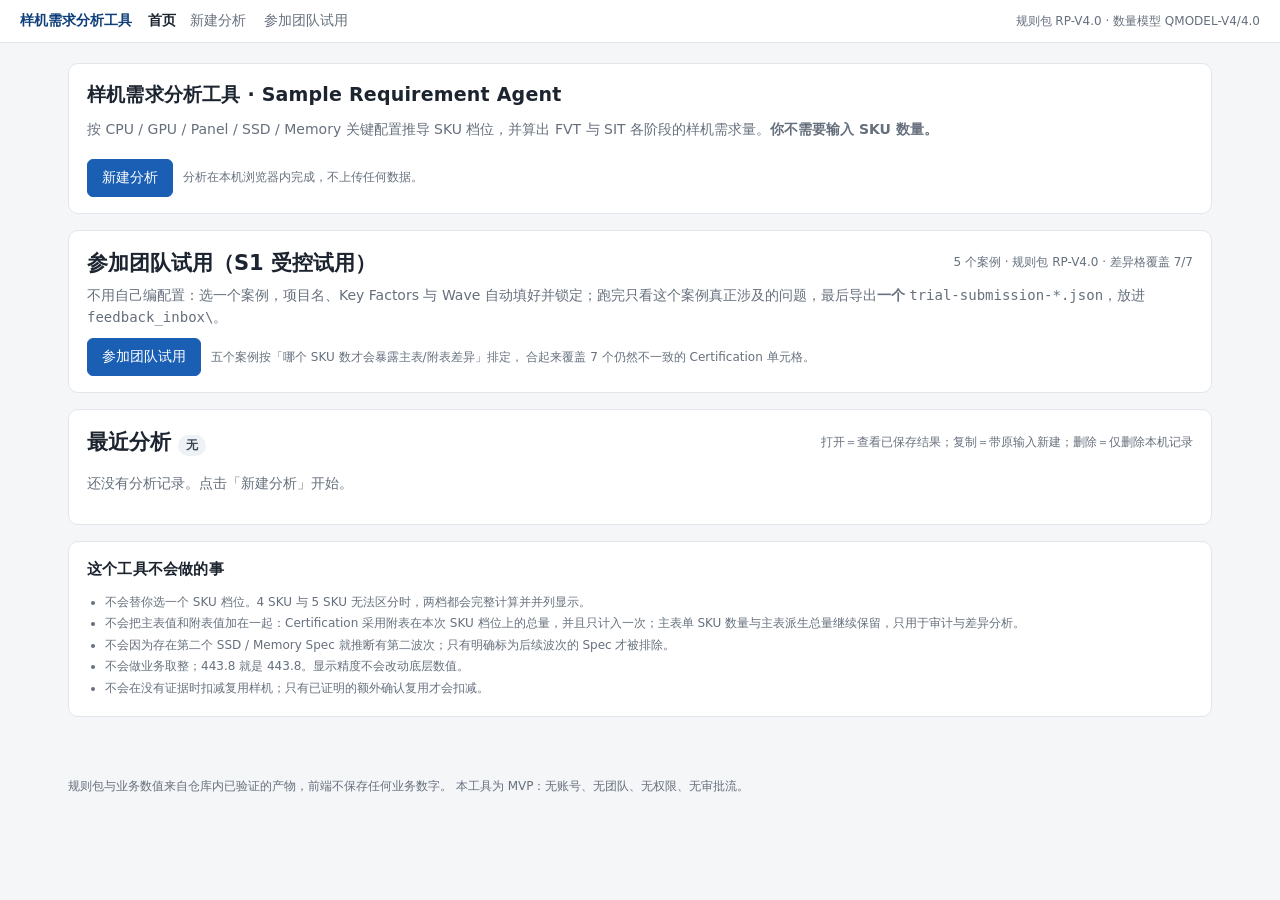
<file: web/index.html>
<!doctype html>
<html lang="zh-CN">
<head>
<meta charset="utf-8">
<meta name="viewport" content="width=device-width,initial-scale=1">
<title>样机需求分析工具 · Sample Requirement Agent</title>
<link rel="stylesheet" href="assets/app.css">
</head>
<body data-page="home">
<header class="top">
  <span class="logo">样机需求分析工具</span>
  <nav><a href="index.html" class="on">首页</a><a href="new.html">新建分析</a>
    <a href="trial.html">参加团队试用</a></nav>
  <span style="flex:1"></span>
  <span class="small muted" id="pack"></span>
</header>

<main>
  <div class="card">
    <h2 style="font-size:19px">样机需求分析工具 · Sample Requirement Agent</h2>
    <p class="tagline">按 CPU / GPU / Panel / SSD / Memory 关键配置推导 SKU 档位，并算出 FVT 与 SIT
      各阶段的样机需求量。<b>你不需要输入 SKU 数量。</b></p>
    <div class="row">
      <a href="new.html"><button class="primary">新建分析</button></a>
      <span class="small muted">分析在本机浏览器内完成，不上传任何数据。</span>
    </div>
    <div class="note warn small" id="store-warn" hidden>
      本机浏览器存储不可用，历史记录无法保存；分析结果仍然可以计算并导出 JSON / CSV。
    </div>
  </div>

  <div class="card" id="trial-card">
    <div class="row spread">
      <h2 style="margin:0">参加团队试用（S1 受控试用）</h2>
      <span class="small muted" id="trial-meta"></span>
    </div>
    <p class="tagline" style="margin:6px 0 10px">不用自己编配置：选一个案例，项目名、Key Factors
      与 Wave 自动填好并锁定；跑完只看这个案例真正涉及的问题，最后导出<b>一个</b>
      <code>trial-submission-*.json</code>，放进 <code>feedback_inbox\</code>。</p>
    <div class="row">
      <a href="trial.html"><button class="primary">参加团队试用</button></a>
      <span class="small muted">五个案例按「哪个 SKU 数才会暴露主表/附表差异」排定，
        合起来覆盖 7 个仍然不一致的 Certification 单元格。</span>
    </div>
  </div>

  <div class="card">
    <div class="row spread">
      <h2 style="margin:0">最近分析 <span class="chip" id="count">无</span></h2>
      <span class="small muted">打开＝查看已保存结果；复制＝带原输入新建；删除＝仅删除本机记录</span>
    </div>
    <div id="recent" style="margin-top:10px"></div>
  </div>

  <div class="card">
    <h2>这个工具不会做的事</h2>
    <ul class="small muted" style="margin:0;padding-left:18px;line-height:1.8">
      <li>不会替你选一个 SKU 档位。4 SKU 与 5 SKU 无法区分时，两档都会完整计算并并列显示。</li>
      <li>不会把主表值和附表值加在一起：Certification 采用附表在本次 SKU 档位上的总量，并且只计入一次；主表单 SKU 数量与主表派生总量继续保留，只用于审计与差异分析。</li>
      <li>不会因为存在第二个 SSD / Memory Spec 就推断有第二波次；只有明确标为后续波次的 Spec 才被排除。</li>
      <li>不会做业务取整；443.8 就是 443.8。显示精度不会改动底层数值。</li>
      <li>不会在没有证据时扣减复用样机；只有已证明的额外确认复用才会扣减。</li>
    </ul>
  </div>
</main>
<footer class="foot">
  规则包与业务数值来自仓库内已验证的产物，前端不保存任何业务数字。
  本工具为 MVP：无账号、无团队、无权限、无审批流。
</footer>
<script src="assets/rulepack.js"></script>
<script src="assets/core.js"></script>
<script src="assets/store.js"></script>
<script src="assets/trialkit.js"></script>
<script>document.getElementById("pack").textContent =
  "规则包 " + RULEPACK.pack_version + " · 数量模型 " + RULEPACK.quantity_model_version;
addEventListener("DOMContentLoaded", function(){
  // home() lives in app.js; app.js is loaded after so the boot listener registers first
});</script>
<script src="assets/app.js"></script>
</body>
</html>
</file>
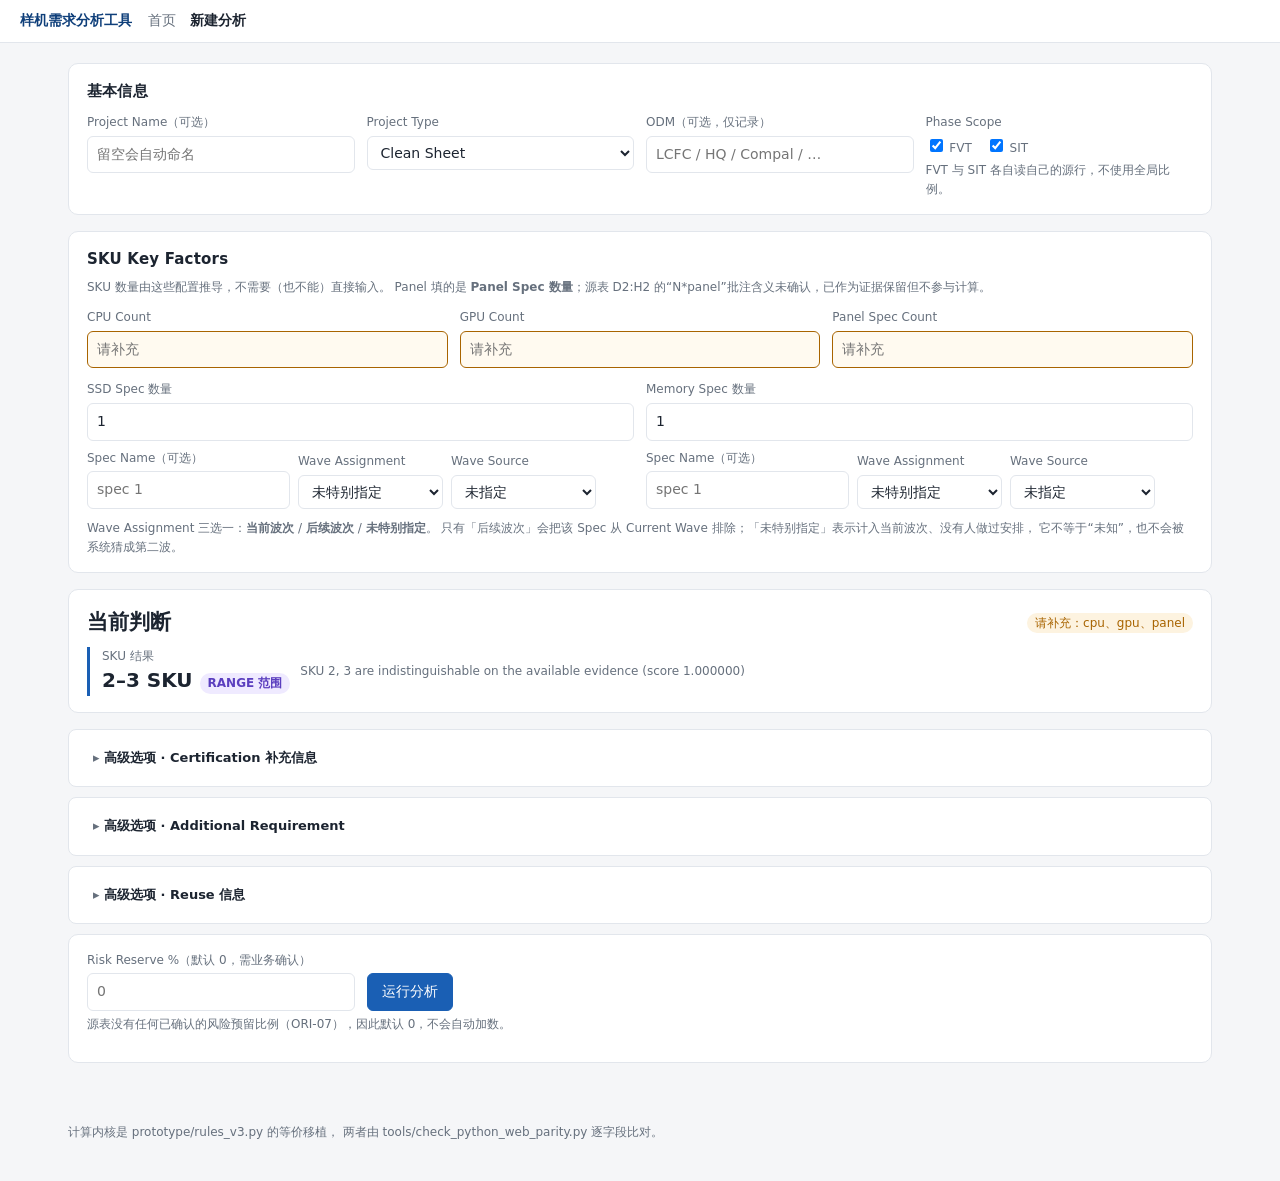
<file: web/new.html>
<!doctype html>
<html lang="zh-CN">
<head>
<meta charset="utf-8">
<meta name="viewport" content="width=device-width,initial-scale=1">
<title>新建分析 · 样机需求分析工具</title>
<link rel="stylesheet" href="assets/app.css">
</head>
<body data-page="new">
<header class="top">
  <span class="logo">样机需求分析工具</span>
  <nav><a href="index.html">首页</a><a href="new.html" class="on">新建分析</a></nav>
</header>

<main>
  <div class="note" id="from-note" hidden>
    本页已带入一条历史分析的输入。修改后运行会另存为新的分析，原记录不变。
  </div>

  <div class="card">
    <h2>基本信息</h2>
    <div class="grid g4">
      <div><label>Project Name（可选）</label><input type="text" id="project_name"
        placeholder="留空会自动命名"></div>
      <div><label>Project Type</label><select id="project_type">
        <option value="CLEAN_SHEET">Clean Sheet</option>
        <option value="EXISTING_PLAN">Existing Plan</option>
        <option value="OTHER">Other</option></select></div>
      <div><label>ODM（可选，仅记录）</label><input type="text" id="odm"
        placeholder="LCFC / HQ / Compal / …"></div>
      <div><label>Phase Scope</label>
        <div class="row small" style="gap:14px">
          <label style="margin:0"><input type="checkbox" data-phase="FVT" checked> FVT</label>
          <label style="margin:0"><input type="checkbox" data-phase="SIT" checked> SIT</label>
        </div>
        <div class="hint">FVT 与 SIT 各自读自己的源行，不使用全局比例。</div>
      </div>
    </div>
  </div>

  <div class="card">
    <h2>SKU Key Factors</h2>
    <p class="hint" style="margin-top:-4px">SKU 数量由这些配置推导，不需要（也不能）直接输入。
      Panel 填的是 <b>Panel Spec 数量</b>；源表 D2:H2 的“N*panel”批注含义未确认，已作为证据保留但不参与计算。</p>
    <div class="grid g3">
      <div><label>CPU Count</label><input type="number" id="cpu" min="0" step="1"
          placeholder="请补充"></div>
      <div><label>GPU Count</label><input type="number" id="gpu" min="0" step="1"
          placeholder="请补充"></div>
      <div><label>Panel Spec Count</label><input type="number" id="panel" min="0" step="1"
          placeholder="请补充"></div>
    </div>
    <div class="grid g2" style="margin-top:12px">
      <div>
        <label>SSD Spec 数量</label><input type="number" id="ssd-count" min="0" max="8" step="1" value="1">
        <div id="ssd-specs" style="margin-top:8px"></div>
      </div>
      <div>
        <label>Memory Spec 数量</label><input type="number" id="mem-count" min="0" max="8" step="1" value="1">
        <div id="mem-specs" style="margin-top:8px"></div>
      </div>
    </div>
    <div class="hint">Wave Assignment 三选一：<b>当前波次</b> / <b>后续波次</b> / <b>未特别指定</b>。
      只有「后续波次」会把该 Spec 从 Current Wave 排除；「未特别指定」表示计入当前波次、没有人做过安排，
      它不等于“未知”，也不会被系统猜成第二波。</div>
  </div>

  <div class="card">
    <div class="row spread"><h2 style="margin:0">当前判断</h2><span id="pv-missing"></span></div>
    <div class="row" style="margin-top:8px">
      <div class="kpi"><div class="lab">SKU 结果</div>
        <div class="mid"><span id="pv-sku">—</span> <span id="pv-chip"></span></div></div>
      <div class="small muted" id="pv-why" style="max-width:640px"></div>
    </div>
  </div>

  <details class="adv"><summary>高级选项 · Certification 补充信息</summary><div class="body">
    <div id="cert-preview"><p class="muted small">填写关键配置后显示系统采用值。</p></div>
    <div style="margin-top:8px"><label>本次采用值的说明（只作用于本次分析）</label>
      <input type="text" id="ovr_reason" placeholder="例如：本项目 RF 只用一个 source"></div>
  </div></details>

  <details class="adv"><summary>高级选项 · Additional Requirement</summary><div class="body">
    <p class="hint" style="margin-top:-2px">用户额外提出的需求。UNIT 会计入合计；PCBA 永不与台数相加，
      也不会产生风险预留。</p>
    <div id="extra-rows"></div>
    <button class="small" id="add-extra" style="margin-top:6px">+ 增加一行</button>
  </div></details>

  <details class="adv"><summary>高级选项 · Reuse 信息</summary><div class="body">
    <p class="hint" style="margin-top:-2px">四种状态：已含在基准内 / 额外且已确认 / 潜在 / 重叠未知。
      只有「额外且已确认」并且已证明不在基准内含共享中的 UNIT 数量才会扣减，其余一律只展示。</p>
    <div id="reuse-rows"></div>
    <button class="small" id="add-reuse" style="margin-top:6px">+ 增加一行</button>
  </div></details>

  <div class="card">
    <div class="grid g4">
      <div><label>Risk Reserve %（默认 0，需业务确认）</label>
        <input type="number" id="risk" min="0" max="100" step="0.1" placeholder="0"></div>
      <div style="align-self:end"><button class="primary" id="run">运行分析</button></div>
    </div>
    <p class="hint">源表没有任何已确认的风险预留比例（ORI-07），因此默认 0，不会自动加数。</p>
  </div>
</main>
<footer class="foot">计算内核是 prototype/rules_v3.py 的等价移植，
  两者由 tools/check_python_web_parity.py 逐字段比对。</footer>
<script src="assets/rulepack.js"></script>
<script src="assets/core.js"></script>
<script src="assets/store.js"></script>
<script src="assets/app.js"></script>
</body>
</html>
</file>
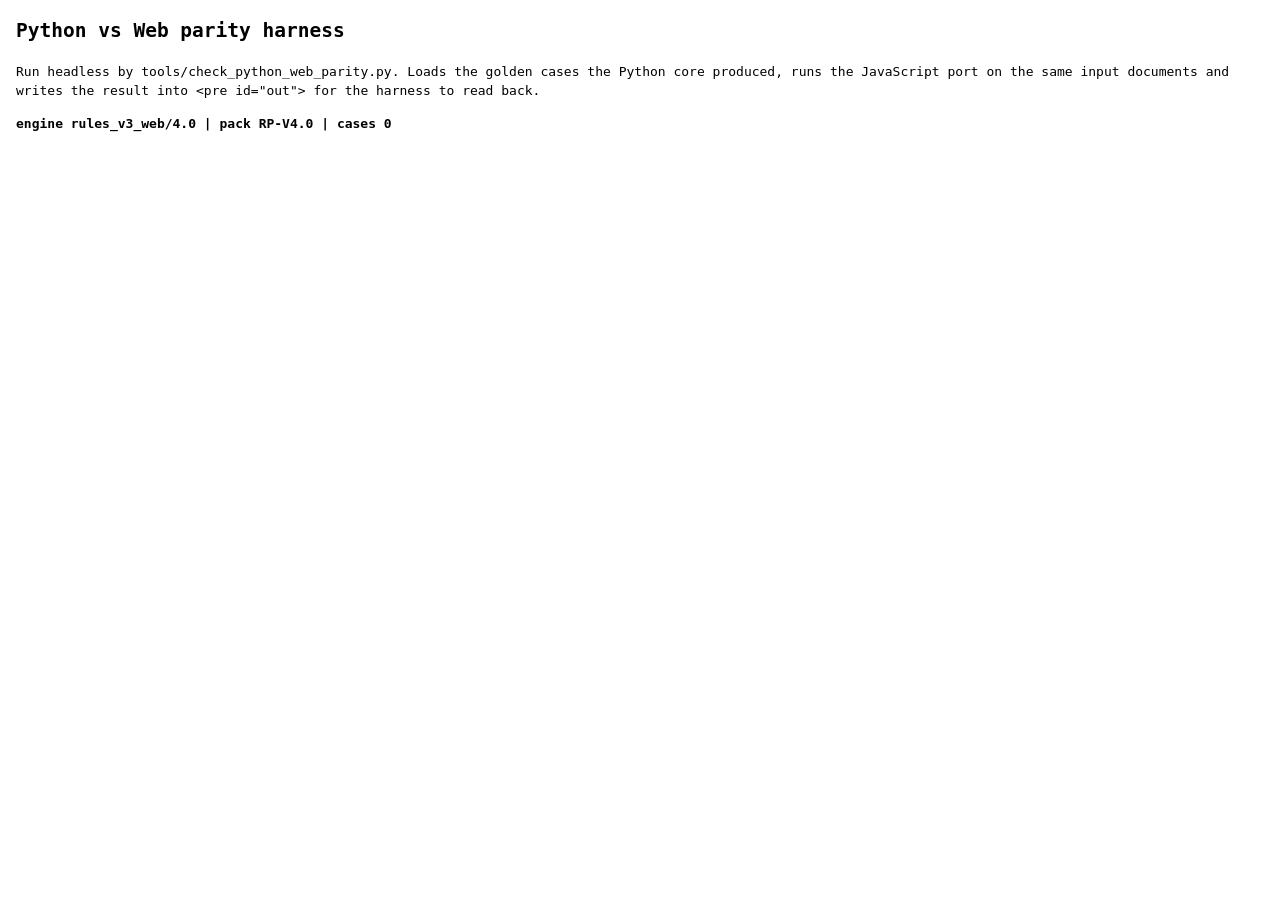
<file: web/parity.html>
﻿<!doctype html>
<html lang="zh-CN">
<head>
<meta charset="utf-8">
<title>Python vs Web parity harness</title>
<style>body{font:13px/1.5 Consolas,monospace;margin:16px}td{padding:2px 10px;border-bottom:1px solid #ddd}
.ok{color:#0a7d38}.bad{color:#b00020}#summary{font-weight:700;margin:10px 0}</style>
</head>
<body>
<h2>Python vs Web parity harness</h2>
<p>Run headless by <code>tools/check_python_web_parity.py</code>. Loads the golden cases the
Python core produced, runs the JavaScript port on the same input documents and writes the
result into <code>&lt;pre id="out"&gt;</code> for the harness to read back.</p>
<div id="summary">running鈥?/div>
<div id="out">pending</div>
<script src="assets/rulepack.js"></script>
<script src="assets/core.js"></script>
<script>
(function () {
  var cases = window.__PARITY_CASES__ || [];
  var out = [];
  for (var i = 0; i < cases.length; i++) {
    var c = cases[i];
    try {
      var inp = NRE.fromDocument(c.document);
      var res = NRE.analyse(inp);
      out.push({ id: c.id, note: c.note || "", payload: NRE.serialise(res, c.id, 2),
                 input_snapshot: NRE.inputSnapshot(inp) });
    } catch (e) {
      out.push({ id: c.id, note: c.note || "", error: String(e && e.message || e) });
    }
  }
  var payload = { engine: NRE.ENGINE_NAME + "/" + NRE.ENGINE_VERSION,
                  pack: window.RULEPACK.pack_version, cases: out };
  document.getElementById("summary").textContent =
    "engine " + payload.engine + " | pack " + payload.pack + " | cases " + out.length;
  // JSON.parse(JSON.stringify(...)) drops undefined, exactly what the comparator expects
  document.getElementById("out").textContent = "@@PARITY@@" + JSON.stringify(payload);
})();
</script>
</body>
</html>
</file>
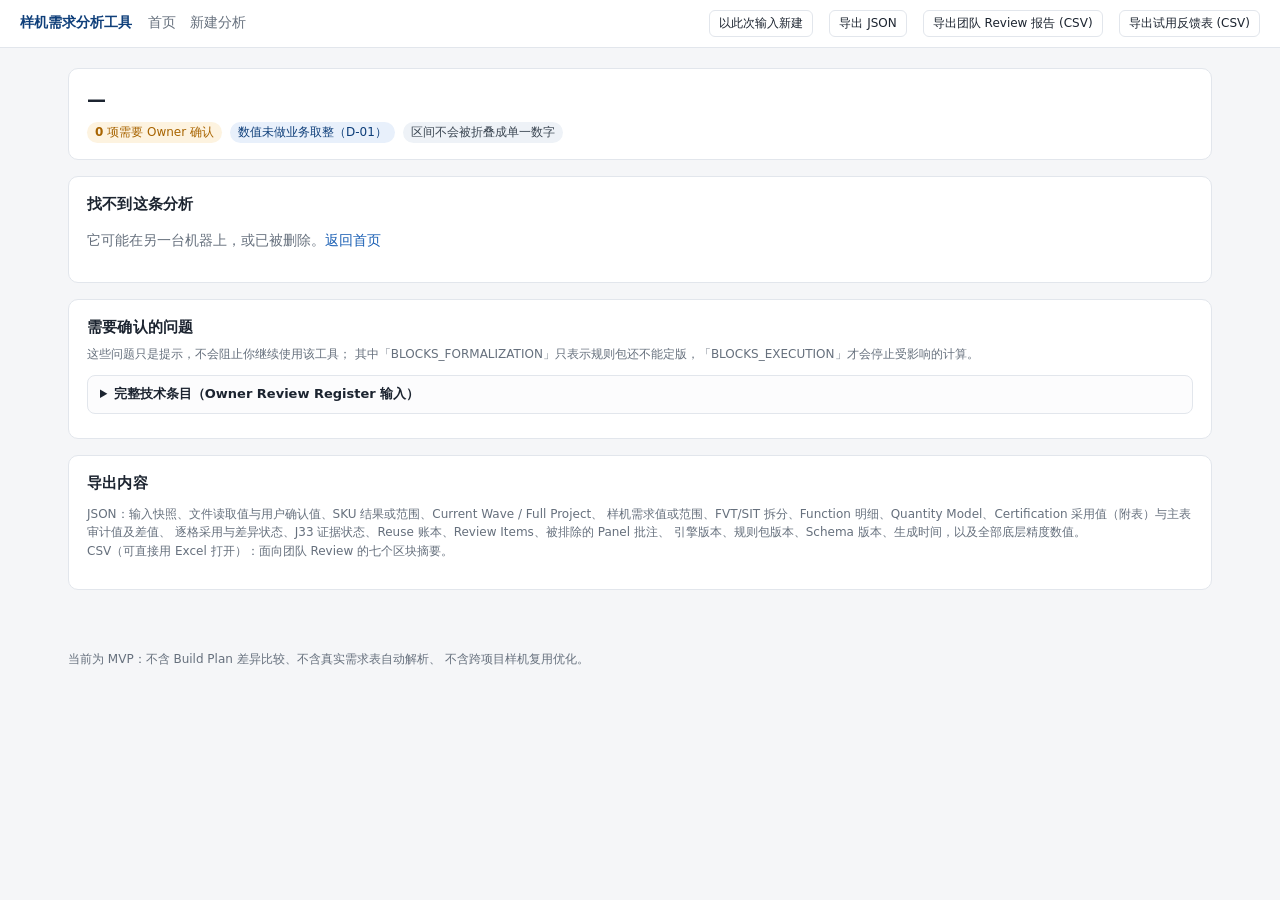
<file: web/result.html>
<!doctype html>
<html lang="zh-CN">
<head>
<meta charset="utf-8">
<meta name="viewport" content="width=device-width,initial-scale=1">
<title>分析结果 · 样机需求分析工具</title>
<link rel="stylesheet" href="assets/app.css">
</head>
<body data-page="result">
<header class="top">
  <span class="logo">样机需求分析工具</span>
  <nav><a href="index.html">首页</a><a href="new.html">新建分析</a></nav>
  <span style="flex:1"></span>
  <button class="small" id="r-reopen">以此次输入新建</button>
  <button class="small" id="r-json">导出 JSON</button>
  <button class="small" id="r-csv">导出团队 Review 报告 (CSV)</button>
        <button class="small" id="r-feedback">导出试用反馈表 (CSV)</button>
</header>

<main>
  <div class="card">
    <div class="row spread">
      <h2 style="margin:0;font-size:19px" id="r-name">—</h2>
      <span id="r-meta" class="small muted"></span>
    </div>
    <div class="status-line">
      <span class="chip warn"><b id="r-open-count">0</b> 项需要 Owner 确认</span>
      <span class="chip info">数值未做业务取整（D-01）</span>
      <span class="chip">区间不会被折叠成单一数字</span>
    </div>
  </div>

  <div id="r-main"></div>

  <div class="card">
    <h2>需要确认的问题</h2>
    <p class="hint" style="margin-top:-4px">这些问题只是提示，不会阻止你继续使用该工具；
      其中「BLOCKS_FORMALIZATION」只表示规则包还不能定版，「BLOCKS_EXECUTION」才会停止受影响的计算。</p>
    <div id="r-open"></div>
    <details><summary>完整技术条目（Owner Review Register 输入）</summary>
      <pre class="mono small" id="r-open-full" style="max-height:360px;overflow:auto"></pre>
    </details>
  </div>

  <div class="card">
    <h2>导出内容</h2>
    <p class="small muted" style="margin-top:0">
      JSON：输入快照、文件读取值与用户确认值、SKU 结果或范围、Current Wave / Full Project、
      样机需求值或范围、FVT/SIT 拆分、Function 明细、Quantity Model、Certification 采用值（附表）与主表审计值及差值、
      逐格采用与差异状态、J33 证据状态、Reuse 账本、Review Items、被排除的 Panel 批注、
      引擎版本、规则包版本、Schema 版本、生成时间，以及全部底层精度数值。<br>
      CSV（可直接用 Excel 打开）：面向团队 Review 的七个区块摘要。</p>
  </div>
</main>
<footer class="foot">当前为 MVP：不含 Build Plan 差异比较、不含真实需求表自动解析、
  不含跨项目样机复用优化。</footer>
<script src="assets/rulepack.js"></script>
<script src="assets/core.js"></script>
<script src="assets/store.js"></script>
<script src="assets/app.js"></script>
</body>
</html>
</file>
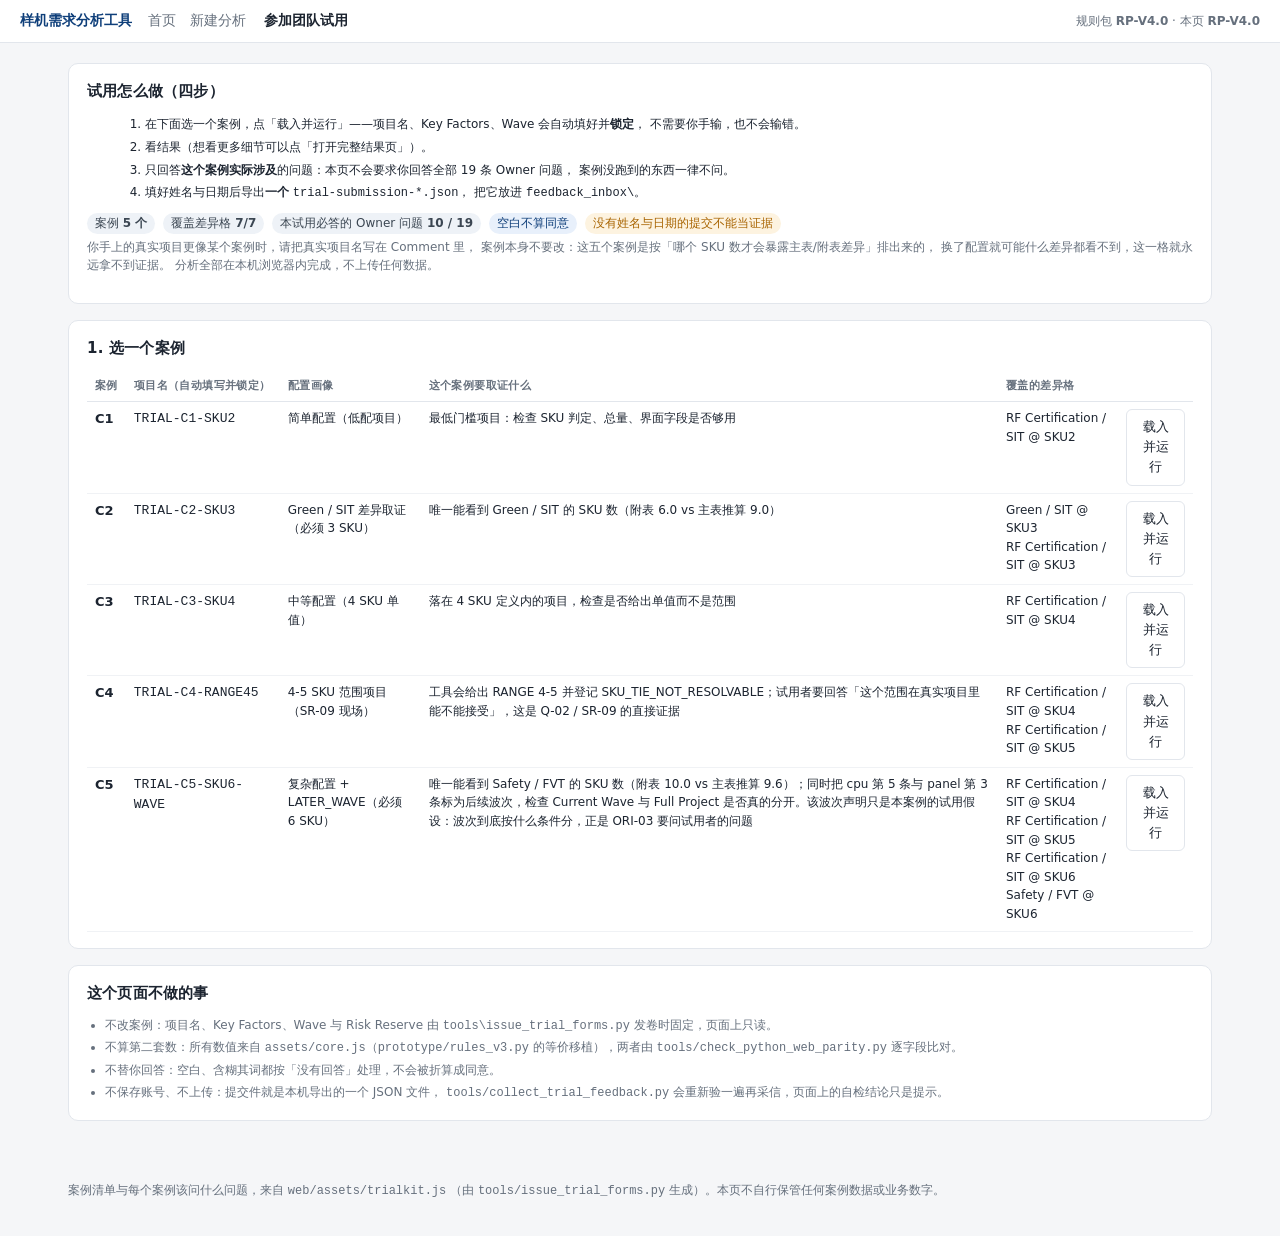
<file: web/trial.html>
<!doctype html>
<html lang="zh-CN">
<head>
<meta charset="utf-8">
<meta name="viewport" content="width=device-width,initial-scale=1">
<title>参加团队试用 · 样机需求分析工具</title>
<link rel="stylesheet" href="assets/app.css">
</head>
<body data-page="trial">
<header class="top">
  <span class="logo">样机需求分析工具</span>
  <nav><a href="index.html">首页</a><a href="new.html">新建分析</a>
    <a href="trial.html" class="on">参加团队试用</a></nav>
  <span style="flex:1"></span>
  <span class="small muted">规则包 <b id="roster-pack">—</b> · 本页 <b id="live-pack">—</b></span>
</header>

<main>
  <div class="card">
    <h2>试用怎么做（四步）</h2>
    <ol class="small" style="margin:0 0 8px 18px;line-height:1.9">
      <li>在下面选一个案例，点「载入并运行」——项目名、Key Factors、Wave 会自动填好并<b>锁定</b>，
        不需要你手输，也不会输错。</li>
      <li>看结果（想看更多细节可以点「打开完整结果页」）。</li>
      <li>只回答<b>这个案例实际涉及</b>的问题：本页不会要求你回答全部 19 条 Owner 问题，
        案例没跑到的东西一律不问。</li>
      <li>填好姓名与日期后导出<b>一个</b> <code>trial-submission-*.json</code>，
        把它放进 <code>feedback_inbox\</code>。</li>
    </ol>
    <div class="status-line">
      <span class="chip">案例 <b id="case-count">—</b></span>
      <span class="chip">覆盖差异格 <b id="cell-count">—</b></span>
      <span class="chip">本试用必答的 Owner 问题 <b id="ori-count">—</b></span>
      <span class="chip info">空白不算同意</span>
      <span class="chip warn">没有姓名与日期的提交不能当证据</span>
    </div>
    <p class="hint">你手上的真实项目更像某个案例时，请把真实项目名写在 Comment 里，
      案例本身不要改：这五个案例是按「哪个 SKU 数才会暴露主表/附表差异」排出来的，
      换了配置就可能什么差异都看不到，这一格就永远拿不到证据。
      分析全部在本机浏览器内完成，不上传任何数据。</p>
  </div>

  <div class="card">
    <h2>1. 选一个案例</h2>
    <div id="case-pick"></div>
  </div>

  <div class="card" id="case-run" hidden>
    <div id="case-input"></div>
    <div class="row" style="margin-top:12px">
      <button class="primary" id="run-btn">运行分析</button>
      <span class="small muted">用当前规则包重新计算一次，结果与发卷时的预期应当完全一致。</span>
    </div>
  </div>

  <div class="card" id="result-box" hidden></div>

  <div class="card" id="feedback" hidden>
    <h2>2. 你的回答（只有本案例涉及的问题）</h2>
    <div class="grid g2" style="margin-bottom:10px">
      <div><label>试用者姓名（必填，用于归因）</label>
        <input type="text" id="fb-name" placeholder="例如：张三"></div>
      <div><label>评审日期（必填，YYYY-MM-DD）</label>
        <input type="text" id="fb-date" placeholder="2026-11-05"></div>
    </div>
    <div class="note small" style="margin-bottom:6px">
      回答请写明确：「同意」/「不同意 + 原因」/「待确认 + 缺什么证据」。
      写别的话也可以，系统会原样保留，不会替你推断成「同意」。
    </div>
    <div id="fb-questions"></div>

    <details>
      <summary>与本案例取证目标无直接关系的 Owner 问题（可空，知道就答）</summary>
      <div id="fb-optional-list"></div>
    </details>

    <div style="margin-top:10px">
      <label>总体 Comment（真实项目名、源文件、界面缺什么字段…）</label>
      <textarea id="fb-comment" rows="3" placeholder="可空"></textarea>
    </div>

    <h3>提交前检查</h3>
    <div id="checks"></div>
    <div class="row" style="margin-top:10px">
      <button class="primary" id="submit-btn" disabled>导出试用提交件（JSON）</button>
    </div>
    <p class="hint" id="submit-note"></p>
  </div>

  <div class="card">
    <h2>这个页面不做的事</h2>
    <ul class="small muted" style="margin:0;padding-left:18px;line-height:1.8">
      <li>不改案例：项目名、Key Factors、Wave 与 Risk Reserve 由 <code>tools\issue_trial_forms.py</code>
        发卷时固定，页面上只读。</li>
      <li>不算第二套数：所有数值来自 <code>assets/core.js</code>（<code>prototype/rules_v3.py</code>
        的等价移植），两者由 <code>tools/check_python_web_parity.py</code> 逐字段比对。</li>
      <li>不替你回答：空白、含糊其词都按「没有回答」处理，不会被折算成同意。</li>
      <li>不保存账号、不上传：提交件就是本机导出的一个 JSON 文件，
        <code>tools/collect_trial_feedback.py</code> 会重新验一遍再采信，页面上的自检结论只是提示。</li>
    </ul>
  </div>
</main>
<footer class="foot">案例清单与每个案例该问什么问题，来自 <code>web/assets/trialkit.js</code>
  （由 <code>tools/issue_trial_forms.py</code> 生成）。本页不自行保管任何案例数据或业务数字。</footer>
<script src="assets/rulepack.js"></script>
<script src="assets/core.js"></script>
<script src="assets/store.js"></script>
<script src="assets/app.js"></script>
<script src="assets/trialkit.js"></script>
<script src="assets/trial.js"></script>
</body>
</html>
</file>
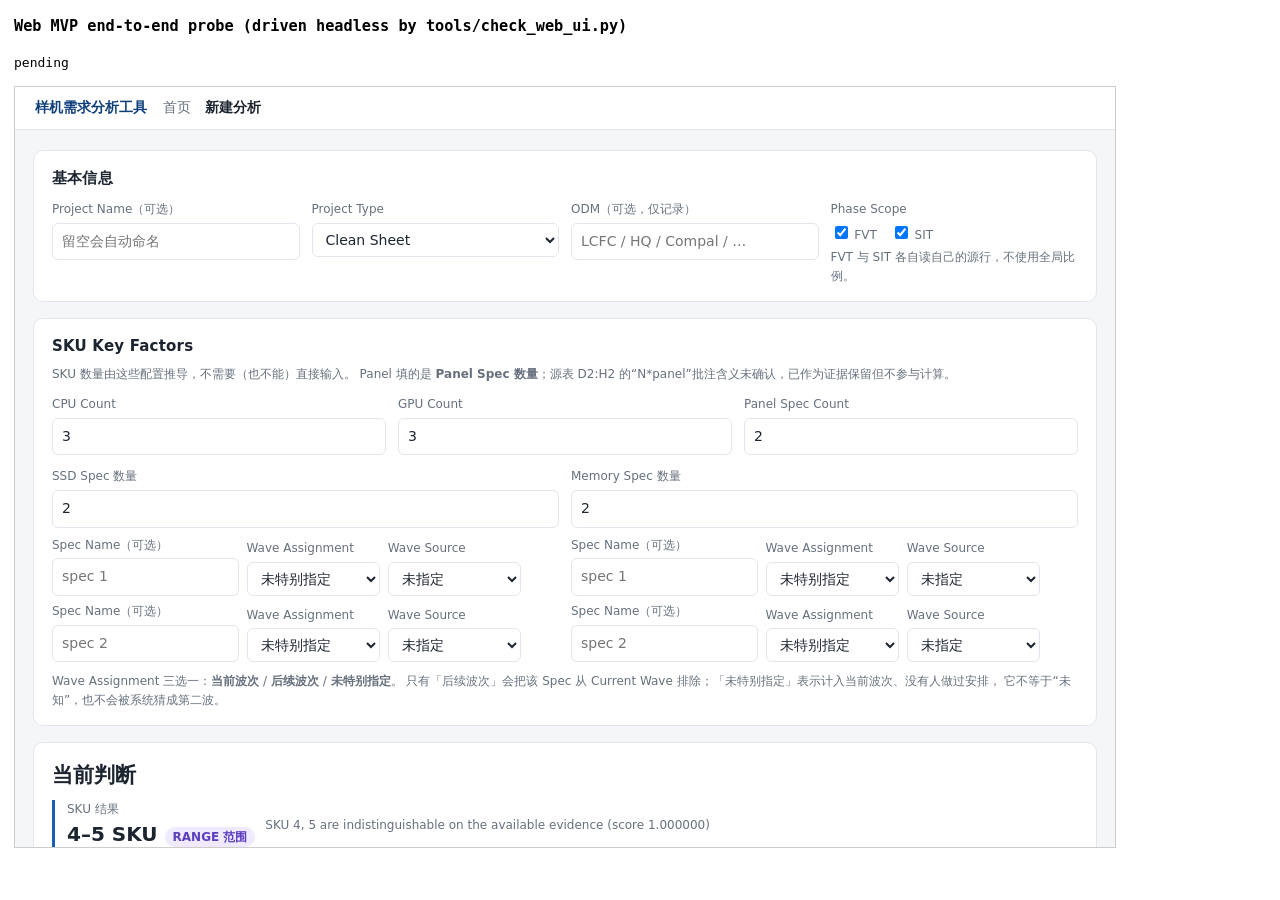
<file: web/ui_test.html>
<!doctype html>
<html lang="zh-CN">
<head><meta charset="utf-8"><title>UI end-to-end probe</title>
<style>body{font:13px/1.5 Consolas,monospace;margin:14px}pre{white-space:pre-wrap}</style>
</head>
<body data-page="uitest">
<h3>Web MVP end-to-end probe (driven headless by tools/check_web_ui.py)</h3>
<pre id="out">pending</pre>
<iframe id="frame" style="width:1100px;height:760px;border:1px solid #ccc"></iframe>
<script src="assets/rulepack.js"></script>
<script src="assets/core.js"></script>
<script src="assets/store.js"></script>
<script>
/* This page loads the REAL index.html / new.html / result.html in an iframe and drives them
 * the way a user would: type values, press 运行分析, wait for the page to navigate, then read
 * what the user would actually see. Nothing here re-implements a business rule - it only
 * asserts what the pages render. */
(function () {
  var frame = document.getElementById("frame");
  var results = [];
  function ok(id, cond, detail) {
    results.push({ id: id, pass: !!cond, detail: detail === undefined ? "" : String(detail).slice(0, 300) });
  }
  function load(url) {
    return new Promise(function (res) {
      frame.onload = function () {
        setTimeout(function () {
          try {
            frame.contentWindow.__err = frame.contentWindow.__err || "";
            frame.contentWindow.onerror = function (m, s, l) {
              frame.contentWindow.__err = (frame.contentWindow.__err || "") + " | " + m + "@" + l;
            };
          } catch (e) { /* cross-origin guard */ }
          res(frame);
        }, 60);
      };
      frame.src = url;
    });
  }
  function text() { try { return frame.contentDocument.body.textContent || ""; } catch (e) { return ""; } }
  function vis() { try { return frame.contentDocument.body.innerText || ""; } catch (e) { return ""; } }
  function html() { try { return frame.contentDocument.documentElement.innerHTML || ""; } catch (e) { return ""; } }
  function doc() { return frame.contentDocument; }
  function set(sel, v) {
    var e = doc().getElementById(sel);
    if (!e) { return false; }
    e.value = v;
    e.dispatchEvent(new frame.contentWindow.Event("input", { bubbles: true }));
    return true;
  }
  function click(sel) {
    var e = doc().getElementById(sel);
    if (!e) { return false; }
    e.click(); return true;
  }
  function fireQ(e, type) {
    var Ev = frame.contentWindow.Event;      // new frame.contentWindow.Event(...) would
    e.dispatchEvent(new Ev(type, { bubbles: true }));     // call the constructor as a function
  }
  // A dropdown only accepts a value it actually offers. Answering one with a word that is
  // not on the list is exactly what a reviewer cannot do, so the probe may not do it either:
  // this refuses instead of leaving a blank behind that looks like an unanswered question.
  function setQ(qid, k, v) {
    var e = doc().querySelector('[data-q="' + qid + '"][data-k="' + k + '"]');
    if (!e) { return "NO_ELEMENT"; }
    if (e.tagName === "SELECT") { return "NOT_A_TEXT_CONTROL"; }
    e.value = v;
    fireQ(e, "input"); fireQ(e, "change");
    return "ok";
  }
  function pickQ(qid, value) {
    var sel = doc().querySelector('select[data-q="' + qid + '"]');
    if (!sel) { return "NO_SELECT"; }
    var offered = Array.prototype.some.call(sel.options, function (o) {
      return o.value === value && o.value !== ""; });
    if (!offered) { return "OPTION_NOT_OFFERED"; }
    sel.value = value;
    fireQ(sel, "input"); fireQ(sel, "change");
    return "ok";
  }
  function selectValue(qid) {
    var sel = doc().querySelector('select[data-q="' + qid + '"]');
    return sel ? sel.value : "(no dropdown rendered)";
  }
  function gLast(id) {
    var W = frame.contentWindow;
    var lc = ((W.Trial || {}).lastChecks || { gates: [] });
    for (var i = 0; i < lc.gates.length; i++) {
      if (lc.gates[i].id === id) { return lc.gates[i]; }
    }
    return { id: id, pass: null, label: "(gate not run)", detail: "" };
  }
  function gateSummary() {
    var W = frame.contentWindow;
    var lc = ((W.Trial || {}).lastChecks || { gates: [] });
    var bad = (lc.gates || []).filter(function (g) { return !g.pass; })
      .map(function (g) { return g.id + ": " + (g.detail || g.label || "").slice(0, 46); });
    return bad.length ? bad.join(" ; ") : "all gates pass";
  }
  // what a reviewer does: choose one of the four options, then justify it
  function answerCase(c, option) {
    var res = {};
    (c.questions_required || []).forEach(function (q) {
      if ((q.options || []).length) {
        res[q.id] = pickQ(q.id, option || q.options[0]);
      } else {
        res[q.id] = setQ(q.id, "answer", "同意");
      }
      setQ(q.id, "comment", "演练理由：与真实项目、源文件单元格一致");
    });
    return res;
  }
  function allRequiredTextanswers(c) {
    // v4.1: mismatch cells are four-way choices; everything else stays free text.
    var ans = {};
    (c.questions_required || []).forEach(function (q) {
      var opts = q.options || [];
      ans[q.id] = { answer: opts.length ? opts[0] : "同意",
                    comment: "演练理由：与真实项目、源文件单元格一致" };
    });
    Array.prototype.forEach.call(
      doc().querySelectorAll("#fb-questions [data-q]"), function (e) {
        var a = ans[e.getAttribute("data-q")];
        if (!a) { return; }
        if (e.tagName === "SELECT") { pickQ(e.getAttribute("data-q"), a.answer); }
        else { setQ(e.getAttribute("data-q"), e.getAttribute("data-k"),
                    e.getAttribute("data-k") === "answer" ? a.answer : a.comment); }
      });
    return ans;
  }
  function settle(ms) {
    return new Promise(function (res) { setTimeout(res, ms || 250); });
  }

  function waitPage(prefix, tries) {
    return new Promise(function (res) {
      var n = 0;
      (function poll() {
        var u = "";
        try { u = frame.contentWindow.location.href; } catch (e) { u = ""; }
        if (u.indexOf(prefix) >= 0) { return res(true); }
        if (++n > (tries || 60)) { return res(false); }
        setTimeout(poll, 50);
      })();
    });
  }

  var DOC = {
    schema_version: "4.0", project_name: "UITIE", project_type: "CLEAN_SHEET", odm: null,
    phase_scope: ["FVT", "SIT"],
    key_factors: { cpu: { name: "cpu", user_value: 3, user_edited: true },
                   gpu: { name: "gpu", user_value: 3, user_edited: true },
                   panel: { name: "panel", user_value: 2, user_edited: true },
                   ssd: { name: "ssd", user_value: 2, user_edited: true },
                   mem: { name: "mem", user_value: 2, user_edited: true } },
    wave_assignment: { declared_by: "NOT_PROVIDED", specs: [] },
    certification_input: { mode: "SYSTEM_APPENDIX_ADOPTED", overrides: [] },
    reuse_items: [], additional_demand: [], risk_reserve: { percent: 0 }
  };
  var DOC2 = JSON.parse(JSON.stringify(DOC)); DOC2.project_name = "UISINGLE";
  DOC2.key_factors.cpu.user_value = 1; DOC2.key_factors.gpu.user_value = 1;
  DOC2.key_factors.panel.user_value = 1; DOC2.key_factors.ssd.user_value = 1;
  DOC2.key_factors.mem.user_value = 1;
  var DOC3 = JSON.parse(JSON.stringify(DOC)); DOC3.project_name = "UIOOD";
  DOC3.key_factors.cpu.user_value = 9;
  var DOC4 = JSON.parse(JSON.stringify(DOC)); DOC4.project_name = "UIWAVE";
  DOC4.key_factors = { cpu: { name: "cpu", user_value: 2, user_edited: true },
                       gpu: { name: "gpu", user_value: 2, user_edited: true },
                       panel: { name: "panel", user_value: 1, user_edited: true },
                       ssd: { name: "ssd", user_value: 2, user_edited: true },
                       mem: { name: "mem", user_value: 2, user_edited: true } };
  DOC4.wave_assignment = { declared_by: "USER_SELECTED", specs: [
    { factor: "ssd", spec_index: 2, wave: "LATER_WAVE", wave_source: "USER_SELECTED" },
    { factor: "mem", spec_index: 2, wave: "LATER_WAVE", wave_source: "USER_SELECTED" }] };

  function mkrec(d) {
    var id = Store.newId() + d.project_name;
    var inp = NRE.fromDocument(d); inp.normalise();
    var res = NRE.analyse(inp);
    var payload = NRE.serialise(res, id, 2);
    payload.generated_at_utc = new Date().toISOString();
    payload.certification_grid = RULEPACK.certification_verification.grid;
    var m = res.scenarios[0].match;
    return Store.save({ id: id, document: d, payload: payload,
      certification_grid: RULEPACK.certification_verification.grid,
      project_name: d.project_name, saved_at: new Date().toISOString(), draft: false,
      summary: { sku: m.state === "RANGE" ? (m.sku_range[0] + "–" + m.sku_range[1] + " SKU")
                                          : (m.recommended_sku + " SKU"),
                 demand: "", review: res.owner_review_items.length } });
  }

  var recRange, recSingle, recOOD, recWave;

  // deterministic run: start from an empty local store every time
  try { Store.all().forEach(function (r) { Store.remove(r.id); }); } catch (e) { /* ignore */ }

  Promise.resolve()
  .then(function () {
    ok("UI-18 localStorage available", Store.available());
    recRange = mkrec(DOC); recSingle = mkrec(DOC2); recOOD = mkrec(DOC3); recWave = mkrec(DOC4);
    ok("UI-18 history saved", Store.get(recRange.id) && Store.get(recSingle.id));
    ok("UI-18 recent lists saved records", Store.recent(10).length >= 4,
       Store.recent(10).map(function (r) { return r.project_name; }).join(","));
    var dup = Store.duplicate(recRange.id);
    ok("UI-20 history copy creates a new independent record",
       dup && dup.id !== recRange.id && /副本/.test(dup.project_name)
       && Store.get(dup.id) && dup.document.key_factors.cpu.user_value === 3, dup && dup.project_name);
    Store.remove(dup.id);
    ok("UI-18 history delete", !Store.get(dup.id));
  })
  .then(function () { return load("index.html"); })
  .then(function () {
    var t = text();
    ok("UI-19 home lists recent analyses with project names",
       /UITIE/.test(t) && /UISINGLE/.test(t) && /UIWAVE/.test(t));
    ok("UI-19 home shows SKU result and demand", /SKU/.test(t));
    return load("result.html?id=" + recRange.id);
  })
  .then(function () {
    var t = text();
    ok("UI-02 range page says 4–5 SKU", /4–5 SKU/.test(t), t.slice(0, 0));
    ok("UI-02 page states the range is not a gap and no candidate was chosen",
       /这是一个范围，不是漏填/.test(t) && /没有、也不会默认替你选一档/.test(t));
    ok("UI-10 range reason is SKU_NOT_ESTABLISHED, not competing certification models",
       /SKU_NOT_ESTABLISHED/.test(t) && !/COMPETING_CERTIFICATION_MODELS/.test(t));
    ok("UI-04 result page shows both 4 SKU and 5 SKU priced",
       /4 SKU/.test(t) && /5 SKU/.test(t));
    ok("UI-08 certification states the adopted source and the once-only count",
       /采用附表中本次 SKU 档位/.test(t) && /FVT 采用/.test(t));
    ok("UI-09 the adopted value is counted once and the Main Table derivation zero times",
       /采用值计入项目总量 1 次/.test(t) && /主表派生值（主表单 SKU 数量 × SKU 数）计入 0 次/.test(t)
       && !/附表.*加进总量/.test(t));
    // UI-25: the adopted (Appendix) values are on the default surface, not hidden
    var headDefault = Array.prototype.slice.call(doc().querySelectorAll("th"))
      .filter(function (th) { return !th.closest("details"); })
      .map(function (th) { return th.textContent.trim(); });
    var headDetails = Array.prototype.slice.call(doc().querySelectorAll("details th"))
      .map(function (th) { return th.textContent.trim(); });
    ok("UI-25 adopted Appendix values are visible without expanding anything",
       headDefault.indexOf("采用值（附表）") >= 0 && headDefault.indexOf("状态") >= 0,
       headDefault.join("|"));
    ok("UI-26 Main Table value and delta are only in the expandable details",
       headDetails.indexOf("主表 /SKU") >= 0 && headDetails.indexOf("主表 × SKU（审计）") >= 0
       && headDefault.indexOf("主表 /SKU") < 0 && headDefault.indexOf("差值") < 0,
       headDetails.join("|"));
    ok("UI-12 J33 shown as non-additive evidence",
       /BREAKDOWN_EVIDENCE/.test(t) && /未叠加到结果上/.test(t));
    ok("UI-21 open review items are collected and counted",
       /项需要 Owner 确认/.test(t)
       && parseInt((doc().getElementById("r-open-count") || {}).textContent || "0", 10) > 0
       && /CERTIFICATION|SKU 档位|波次/.test(t),
       "open=" + ((doc().getElementById("r-open-count") || {}).textContent || "?"));
    ok("UI-22 review items do not block the result page",
       /Function 明细/.test(t) && /FVT/.test(t) && /SIT/.test(t));
    ok("UI-16 no hidden single value: a range keeps both endpoints",
       (t.match(/4–5 SKU/g) || []).length >= 1);
    (function () {
      var rec = Store.get(recRange.id);
      var csv = Export.csv(rec);
      var fb = Export.feedbackCsv(rec);
      var jd = Export.jsonDocument(rec);
      var sec4 = csv.indexOf("4. Certification cells - adopted (Appendix) vs audit (Main table)");
      ok("UI-29 review CSV publishes adopted and audit columns with the counted-times flags",
         sec4 >= 0 && /Adopted \(Appendix\),Main \/SKU,Main derived \(audit\)/.test(csv)
         && /,1,0(\u000d\u000a|$)/.test(csv), sec4 >= 0 ? "section 4 present" : "section 4 missing");
      var cells = jd.certification_adopted_and_audit_values || [];
      ok("UI-30 JSON export keeps the adopted value, the audit value and the difference",
         cells.length > 0
         && cells.every(function (c) { return c.main_derived_counted_in_project_total === false; })
         && cells.every(function (c) {
              return c.adopted_value_source !== "APPENDIX_TABLE_TOTAL"
                     || c.adopted_total === c.appendix_total; }),
         "cells=" + cells.length);
      ok("UI-28 trial feedback export lists the mismatched cells and the open ORIs",
         /团队试用反馈表/.test(fb)
         && fb.indexOf("Green") >= 0 && fb.indexOf("RF Certification") >= 0
         && (fb.match(/\u000d\u000aORI-/g) || []).length === RULEPACK.owner_review_item_count,
         "ori rows=" + (fb.match(/\u000d\u000aORI-/g) || []).length);
    })();
    var json = (function () {
      // export content is exercised without triggering a download
      var rec = Store.get(recRange.id);
      var m = rec.payload.scenarios[0].match;
      return m.state === "RANGE" && m.recommended_sku === null
             && m.preferred_sku === "NOT_ESTABLISHED";
    })();
    ok("UI-21 export payload keeps RANGE with null recommended sku", json);
    return load("result.html?id=" + recSingle.id);
  })
  .then(function () {
    var t = text();
    ok("UI-01 single SKU page", /2 SKU/.test(t) && /单一值/.test(t));
    ok("UI-13 MEPA and HW PA shown as temporary", /临时采用/.test(t));
    ok("UI-06 with no LATER_WAVE the page says Current Wave equals Full Project",
       /当前没有明确安排到后续波次的 Spec，因此 Current Wave 与 Full Project 使用相同配置范围/.test(t));
    ok("UI-06 both scopes are still shown side by side",
       /Current Wave 当前波次/.test(t) && /Full Project 全项目/.test(t));
    return load("result.html?id=" + recWave.id);
  })
  .then(function () {
    var t = text();
    ok("UI-07 current wave differs from full project and the reason is explained",
       /已从 Current Wave 排除的 Spec/.test(t) && /ssd2/.test(t) && /mem2/.test(t));
    ok("UI-15 wave does not change base_demand at the same SKU band",
       /base_demand 不因波次改变/.test(t));
    return load("result.html?id=" + recOOD.id);
  })
  .then(function () {
    var t = text();
    ok("UI-24 out-of-domain stops the affected scenario with an explanation",
       /本情景已停止计算/.test(t) && !/FVT\s*SIT\s*Certification/.test(t.split("超出规则库覆盖")[1] || ""));
    ok("UI-24 other scenario is still produced",
       /Full Project/.test(t));
    return load("new.html");
  })
  .then(function () {
    var t = text();
    (function () {
      var pickers = Array.prototype.slice.call(doc().querySelectorAll("select, input"))
        .filter(function (e) {
          var k = ((e.name || "") + " " + (e.id || "")).toLowerCase();
          return k.indexOf("cert") >= 0 || k.indexOf("source") >= 0; });
      var t2 = text();
      ok("UI-27 the user is never asked to choose between Main Table and Appendix",
         pickers.length === 0 && /采用附表中本次 SKU 档位对应的总量/.test(t2)
         && /只用于审计和差异分析，不进入总量/.test(t2),
         "pickers=" + pickers.length);
      ok("UI-11a per-cell override stays analysis-only and is optional",
         doc().querySelectorAll("[data-ovr]").length > 0
         && /本次覆盖（可选）/.test(t2) && /不会写回规则库/.test(t2),
         "override inputs=" + doc().querySelectorAll("[data-ovr]").length);
    })();
    ok("UI-12b new page does not ask for a SKU count", !/SKU\s*数量\s*[:：]/.test(t)
        && /SKU 数量由这些配置推导/.test(t));
    ok("UI-12c wave options are the three Chinese labels, not UNKNOWN",
       /未特别指定/.test(doc().documentElement.innerHTML) && !/UNKNOWN<\/option>/.test(doc().documentElement.innerHTML));
    set("cpu", "3"); set("gpu", "3"); set("panel", "2"); set("ssd-count", "2"); set("mem-count", "2");
    return new Promise(function (r) { setTimeout(r, 120); });
  })
  .then(function () {
    ok("UI-02 live preview reports the 4-5 SKU range before running",
       /4–5 SKU|4-5 SKU/.test(text()), text().slice(0, 0));
    var beforeRun = Store.all().length;
    window.__beforeRun = beforeRun;
    click("run");
    return waitPage("result.html");
  })
  .then(function (nav) {
    var err = "";
    try { err = frame.contentWindow.__err || ""; } catch (e) { err = "?" + e.name; }
    ok("UI-18 pressing 运行分析 saves the analysis and opens the result",
       nav && Store.all().length === window.__beforeRun + 1,
       "nav=" + nav + " storeBefore=" + window.__beforeRun + " storeAfter=" + Store.all().length
       + " href=" + (function () { try { return frame.contentWindow.location.href.split("/").pop(); }
                                catch (e) { return "?" + e.name; } })() + " err=" + err);
    ok("UI-02 run-through reproduces the range", /4–5 SKU/.test(text()));
    var t = text();
    // DEC-10 moved the 4-SKU total from 443.8 to 438.8; the invariant is the same:
    // a decimal total must never be shown as a rounded-up integer.
    ok("UI-16 display precision never invents an integer",
       !/\b439\b/.test(t) && /438\.8/.test(t), (t.match(/\b43\d(\.\d)?\b/g) || []).join(","));
    return load("result.html?id=" + recRange.id);
  })
  .then(function () {
    var rec = Store.get(recRange.id);
    var j = (function () {
      // exercise the export builder directly
      var out = JSON.parse(JSON.stringify(rec.payload));
      return out;
    })();
    ok("UI-17 JSON export carries full precision, not the display value",
       JSON.stringify(j).indexOf("438.8") >= 0);
    ok("UI-17 export declares display precision does not modify values",
       j.policy.display_precision_modifies_values === false);
    ok("UI-17 export refuses to collapse a range",
       j.export.range_collapsed_to_single_value_on_export === false);
    // UI-23: a BLOCKS_FORMALIZATION issue must not stop the manual MVP
    var hasFormalBlock = (j.owner_review_items || []).some(function (o) {
      return o.blocking_level === "BLOCKS_FORMALIZATION"; });
    ok("UI-23 BLOCKS_FORMALIZATION items exist and the run still produced totals",
       hasFormalBlock && j.scenarios.length >= 2 && j.scenarios[0].results.length >= 1);
    ok("UI-22 no item claims it blocks the manual MVP",
       !(j.owner_review_items || []).some(function (o) { return o.blocks_manual_mvp; }));
  })
  /* ---------------- trial mode: web/trial.html ---------------- */
  .then(function () { return load("trial.html"); })
  .then(function () {
    var W = frame.contentWindow, T = W.Trial, K = W.TRIALKIT, t = vis();
    ok("UI-40 trial mode offers exactly the five issued controlled cases",
       !!T && T.cases().length === 5 && /TRIAL-C1-SKU2/.test(t) && /TRIAL-C4-RANGE45/.test(t)
       && /TRIAL-C5-SKU6-WAVE/.test(t), T ? T.cases().length : "no Trial object");
    ok("UI-40 each case states on screen what it exists to prove",
       /Green \/ SIT @ SKU3/.test(t) && /Safety \/ FVT @ SKU6/.test(t)
       && /唯一能看到/.test(t));
    ok("UI-41 the page takes its cases from the generated roster, not its own copy",
       !!K && K.rule_pack === RULEPACK.pack_version && K.cases.length === 5
       && K.cells_covered_by_roster.length === 7 && K.all_mismatch_cells.length === 7,
       K ? (K.rule_pack + " " + (K.cells_covered_by_roster || []).length) : "no TRIALKIT");
    var union = {};
    (K.cases || []).forEach(function (c) {
      (c.covers_cells || []).forEach(function (x) { union[x] = 1; }); });
    ok("UI-41 C1-C5 together still cover 7/7 disagreeing cells",
       Object.keys(union).length === 7, Object.keys(union).join(","));
    var W = frame.contentWindow;
    try { W.localStorage.removeItem(T.sessionKey); } catch (e) { /* ignore */ }
    return load("index.html");
  })
  .then(function () {
    ok("UI-42 the home page has a 参加团队试用 entry", /参加团队试用/.test(vis()));
    return load("trial.html?case=C5");
  })
  .then(function () {
    var t = vis(), d = doc();
    ok("UI-43 picking a case auto-fills the project name", /TRIAL-C5-SKU6-WAVE/.test(t));
    ok("UI-43 the case config is locked, not editable",
       /案例配置不可修改/.test(t) && !d.getElementById("cpu"),
       "no free input for key factors on the trial page");
    ok("UI-43 C5's LATER_WAVE preset is shown, not left to the reviewer",
       /后续波次/.test(t) && /cpu #5/.test(t) && /panel #3/.test(t));
    var W = frame.contentWindow;
    W.__dl = null;                                    // capture the export instead of downloading
    W.Export.download = function (name, txt) { W.__dl = { name: name, text: txt }; };
    W.document.getElementById("run-btn").click();
    return settle(400);
  })
  .then(function () {
    var d = doc(), t = vis();
    ok("UI-44 running the case produced a result on the same page",
       !d.getElementById("result-box").hidden && /Full Project/.test(t) && /Certification/.test(t));
    ok("UI-44 C5 result really reaches 6 SKU and the Safety / FVT cell",
       /6 SKU/.test(t) && /Safety \/ FVT @ SKU6/.test(t));
    var fb = d.getElementById("feedback").innerText || "";
    ok("UI-44 the feedback panel asks only about what this case produced",
       /Safety \/ FVT @ SKU6/.test(fb) && /RF Certification \/ SIT @ SKU6/.test(fb)
       && !/Green \/ SIT @ SKU3/.test(fb) && !/RF Certification \/ SIT @ SKU2/.test(fb)
       && d.querySelectorAll("#fb-questions [data-k=\"answer\"]").length === 11
       && d.querySelectorAll("#fb-questions select[data-k=\"answer\"]").length === 4,
       "asked: " + (fb.match(/@ SKU\d/g) || []).join(","));
    ok("UI-44 C5 is not asked to answer all 19 Owner questions as mandatory",
       d.querySelectorAll("#fb-questions [data-k=\"answer\"]").length === 11
       && d.querySelectorAll("#fb-optional-list [data-k=\"answer\"]").length === 10,
       d.querySelectorAll("#fb-questions [data-k=\"answer\"]").length + " required / "
       + d.querySelectorAll("#fb-optional-list [data-k=\"answer\"]").length + " optional");
    ok("UI-45 export is blocked before anything is filled",
       d.getElementById("submit-btn").disabled === true);
    setQ("UI-USE", "answer", "");
    var W = frame.contentWindow;
    W.document.getElementById("fb-name").value = "演练员";
    W.document.getElementById("fb-name").dispatchEvent(new W.Event("input", { bubbles: true }));
    W.document.getElementById("fb-date").value = "2026-11-05";
    W.document.getElementById("fb-date").dispatchEvent(new W.Event("input", { bubbles: true }));
    return settle(120);
  })
  .then(function () {
    var d = doc(), t = vis();
    ok("UI-45 name + date alone still does not unlock the export",
       d.getElementById("submit-btn").disabled === true
       && /必答问题已全部作答/.test(t) && /0\/11/.test(t),
       (t.match(/\u5fc5\u7b54\u95ee\u9898\u5df2\u5168\u90e8\u4f5c\u7b54\uff08[^）]*）/) || [""])[0]);
    var c5 = frame.contentWindow.Trial.byId("C5");
    (c5.questions_required || []).forEach(function (q) {
      // v4.1: a mismatch cell is a dropdown, so typing here answers the free-text
      // questions only and deliberately leaves the four cell questions blank.
      if (!(q.options || []).length) { setQ(q.id, "answer", "同意"); }
    });
    return settle(120);
  })
  .then(function () {
    var W = frame.contentWindow, d = doc();
    var cells = (W.Trial.byId("C5").questions_required || [])
      .filter(function (q) { return (q.options || []).length; });
    var gA = gLast("REQUIRED_ANSWERED"), gR = gLast("ANSWER_REASON");
    ok("UI-51 typing an answer everywhere else does not answer a v4.1 cell question",
       cells.length === 4 && gA.pass === false && gR.pass === false
       && cells.every(function (q) { return gA.detail.indexOf(q.cell) >= 0; })
       && d.getElementById("submit-btn").disabled === true,
       gA.label + " | " + gA.detail.slice(0, 54));
    var rejected = setQ(cells[0].id, "answer", "同意");
    ok("UI-51 a value the dropdown does not offer is refused, never half-stored",
       rejected === "NOT_A_TEXT_CONTROL" && selectValue(cells[0].id) === "",
       rejected + " value=[" + selectValue(cells[0].id) + "]");
    return settle(80);
  })
  .then(function () {
    var W = frame.contentWindow;
    (W.Trial.byId("C5").questions_required || []).forEach(function (q) {
      if ((q.options || []).length) { pickQ(q.id, "主表正确"); }
    });
    return settle(160);
  })
  .then(function () {
    var W = frame.contentWindow, d = doc();
    var why = (W.Trial.byId("C5").questions_required || [])
      .filter(function (q) { return q.reason_required; });
    var gA = gLast("REQUIRED_ANSWERED"), gR = gLast("ANSWER_REASON");
    ok("UI-51 choosing an option without writing the reason keeps the export locked",
       gA.pass === true && gR.pass === false
       && why.every(function (q) { return gR.detail.indexOf(q.cell) >= 0; })
       && d.getElementById("submit-btn").disabled === true,
       gA.label + " | " + gR.detail.slice(0, 54));
    why.forEach(function (q) {
      setQ(q.id, "comment", "演练理由：主表推算与真实项目一致");
    });
    return settle(160);
  })
  .then(function () {
    var d = doc(), W = frame.contentWindow;
    ok("UI-45 every gate passes once the required answers are in",
       d.getElementById("submit-btn").disabled === false
       && !/❌/.test(d.getElementById("checks").textContent),
       d.getElementById("checks").textContent.replace(/\s+/g, " ").slice(0, 200));
    d.getElementById("submit-btn").click();
    return settle(200);
  })
  .then(function () {
    var W = frame.contentWindow, sub = null, err = "";
    try { sub = JSON.parse((W.__dl || {}).text || "null"); } catch (e) { err = String(e); }
    ok("UI-46 one submission file, named as the collector expects",
       !!W.__dl && /^trial-submission-TRIAL-C5-SKU6-WAVE-\d{8}-\d{4}\.json$/.test(W.__dl.name || ""),
       (W.__dl && W.__dl.name)
         || ("nothing was captured - the page never produced a file. " + gateSummary()));
    ok("UI-46 submission carries case, project, reviewer and the rule pack it was run on",
       sub && sub.export_kind === "SAMPLE_REQUIREMENT_TRIAL_SUBMISSION"
       && sub.case_id === "C5" && sub.project_name === "TRIAL-C5-SKU6-WAVE"
       && sub.rule_package_version === RULEPACK.pack_version
       && sub.reviewer.name === "演练员" && sub.reviewer.date === "2026-11-05"
       && !!sub.generated_at_utc, sub ? sub.rule_package_version : err);
    ok("UI-46 submission carries both the locked input and the full analysis",
       sub && sub.analysis_input && sub.analysis_input.project_name === "TRIAL-C5-SKU6-WAVE"
       && sub.analysis_input.key_factors.cpu.file_value === 5
       && sub.analysis && sub.analysis.export_kind === "SAMPLE_REQUIREMENT_ANALYSIS"
       && (sub.analysis.scenarios || sub.analysis.sku_result || []).length >= 1);
    ok("UI-46 submission names the cells this case covered and proves it exercised them",
       sub && sub.covered_mismatch_cells.length === 4
       && sub.exercised_skus.join(",") === "4,5,6"
       && sub.covered_mismatch_cells.every(function (c) { return c.exercised; }),
       sub ? JSON.stringify(sub.covered_mismatch_cells.map(function (c) { return c.cell; })) : "");
    ok("UI-46 every answer the page asked for is in the file, plus the optional ORIs",
       sub && sub.feedback.required.length === 11
       && sub.feedback.required.every(function (q) { return !!q.answer; })
       && sub.feedback.required.filter(function (q) { return q.kind === "cell"; })
            .every(function (q) { return ["附表正确", "主表正确",
                                        "按条件区分", "无法判断"]
                              .indexOf(q.answer) >= 0 && !!q.comment; })
       && sub.feedback.optional_oris.length === 10
       && sub.submit_checks.length === 7 && sub.submit_checks.every(function (g) { return g.pass; }),
       sub ? sub.feedback.required.length + "/" + sub.feedback.optional_oris.length
           + " checks=" + sub.submit_checks.length : "");
    var cellQ = (W.Trial.byId("C5").questions_required || []).filter(function (q) {
      return q.kind === "cell"; });
    ok("UI-50 v4.1: every mismatch cell is a four-way choice with a mandatory reason",
       cellQ.length === 4 && cellQ.every(function (q) {
         return q.reason_required === true && q.form_version === "4.1"
             && (q.options || []).join("|")
                  === "附表正确|主表正确|按条件区分|无法判断"
             && q.question.indexOf("附表") >= 0
             && q.question.indexOf("主表推算") >= 0; }),
       cellQ.length + " cell question(s)");
    ok("UI-50 the returned submission says which form version it answers",
       !!sub && sub.trial_form_version === "4.1"
       && sub.feedback.required.filter(function (q) { return q.kind === "cell"; })
            .every(function (q) { return !!q.comment; }),
       (sub || {}).trial_form_version);
    ok("UI-50 the submission records the form version and the reason gate passed",
       !!sub && sub.trial_form_version === "4.1"
       && sub.submit_checks.some(function (g) {
            return g.id === "ANSWER_REASON" && g.pass; }),
       (sub || {}).trial_form_version);
    var T = W.Trial, c5 = T.byId("C5"), c2 = T.byId("C2"), ans = allRequiredTextanswers(c5);
    var rev = { name: "演练员", date: "2026-11-05" };
    var r2 = T.run(c2);
    var stale = JSON.parse(JSON.stringify(r2.payload)); stale.rule_pack_version = "RP-V3.0";
    var gOf = function (g, id) {
      for (var i = 0; i < g.length; i++) { if (g[i].id === id) { return g[i]; } }
      return { pass: null, detail: "gate missing" };
    };
    ok("UI-47 a stale rule pack fails the re-check even with everything else filled",
       gOf(T.gates(c2, { id: "x", payload: stale }, allRequiredTextanswers(c2), rev),
           "RULE_PACK").pass === false);
    ok("UI-47 a case that never reached its target cells fails the re-check",
       gOf(T.gates(c5, r2, ans, rev), "TARGET_CELLS_EXERCISED").pass === false,
       gOf(T.gates(c5, r2, ans, rev), "TARGET_CELLS_EXERCISED").detail);
    ok("UI-47 a blank required answer is not treated as agreement",
       gOf(T.gates(c2, r2, {}, rev), "REQUIRED_ANSWERED").pass === false);
    ok("UI-47 a missing name or date blocks the submission",
       gOf(T.gates(c2, r2, allRequiredTextanswers(c2), { name: "", date: "2026-11-05" }),
           "REVIEWER_NAME").pass === false
       && gOf(T.gates(c2, r2, allRequiredTextanswers(c2), { name: "张三", date: "" }),
              "REVIEW_DATE").pass === false);
    ok("UI-47 a case that was never run cannot produce evidence",
       gOf(T.gates(c2, null, allRequiredTextanswers(c2), rev), "CASE_RUN").pass === false);
    ok("UI-48 a properly run case with its own cells passes all six checks",
       T.canSubmit(T.gates(c2, r2, allRequiredTextanswers(c2), rev)),
       JSON.stringify(T.gates(c2, r2, allRequiredTextanswers(c2), rev).filter(function (g) {
         return !g.pass; }).map(function (g) { return g.id + ":" + g.detail; })));
    var s2 = T.buildSubmission(c2, r2, allRequiredTextanswers(c2), rev, "真实项目：演练",
                               T.gates(c2, r2, allRequiredTextanswers(c2), rev));
    ok("UI-48 the locked config records that no override was used",
       s2.certification_override_used === false && s2.config_locked.project_name === true);
  })
  /* every case must be loadable and runnable in one click, not just C5 */
  .then(function () {
    var ids = ["C1", "C2", "C3", "C4", "C5"], i = 0;
    function next() {
      if (i >= ids.length) { return Promise.resolve(); }
      var id = ids[i++];
      return load("trial.html?case=" + id)
        .then(function () {
          var W = frame.contentWindow, d = doc();
          W.__dl = null;
          W.Export.download = function (name, txt) { W.__dl = { name: name, text: txt }; };
          var btn = d.getElementById("run-btn");
          if (!btn) { ok("UI-49 " + id + " one-click load", false, "no run button after load");
                      return next(); }
          btn.click();
          return settle(300);
        })
        .then(function () {
          var W = frame.contentWindow, d = doc(), T = W.Trial;
          var c = T.byId(id), t = d.getElementById("feedback").innerText || "";
          var mine = c.covers_cells || [];
          var foreign = [];
          T.cases().forEach(function (o) {
            if (o.case === id) { return; }
            (o.covers_cells || []).forEach(function (x) {
              if (mine.indexOf(x) < 0 && t.indexOf(x) >= 0 && foreign.indexOf(x) < 0) {
                foreign.push(x); }
            });
          });
          var absent = mine.filter(function (x) { return t.indexOf(x) < 0; });
          ok("UI-49 " + id + " loads and runs in one click, and asks about exactly its own cells",
             !d.getElementById("result-box").hidden && mine.length > 0
             && absent.length === 0 && foreign.length === 0,
             "missing " + absent.join(",") + " | foreign " + foreign.join(","));
          var g = T.gates(c, T.run(c), allRequiredTextanswers(c),
                          { name: "演练员", date: "2026-11-05" });
          ok("UI-49 " + id + " can pass all six checks when its own case is run",
             T.canSubmit(g), JSON.stringify(g.filter(function (x) { return !x.pass; })
                            .map(function (x) { return x.id + ":" + x.detail; })));
          return next();
        });
    }
    return next();
  })
  /* ------- #34: the reason gate stays live, the session survives, v4.0 cannot leak ------- */
  .then(function () {
    // the page is sitting on a case with a complete answer set: empty one reason and the
    // export must lock again, and say which cell it is complaining about
    var W = frame.contentWindow, d = doc();
    var why = (W.Trial.byId("C5").questions_required || [])
      .filter(function (q) { return q.reason_required; });
    setQ(why[0].id, "comment", "");
    return settle(180).then(function () {
      var gR = gLast("ANSWER_REASON");
      var locked = doc().getElementById("submit-btn").disabled === true;
      setQ(why[0].id, "comment", "\u6f14\u7ec3\u7406\u7531\uff1a\u4e0e\u771f\u5b9e\u9879\u76ee\u3001\u6e90\u6587\u4ef6\u5355\u5143\u683c\u4e00\u81f4");
      return settle(180).then(function () {
        ok("UI-51 the reason stays mandatory: emptying one locks the export and names it",
           gR.pass === false && locked && gR.detail.indexOf(why[0].cell) >= 0
           && gLast("ANSWER_REASON").pass === true
           && doc().getElementById("submit-btn").disabled === false,
           gR.detail.slice(0, 60));
      });
    });
  })
  .then(function () {
    // the three cases nobody has handed in yet, submitted the way a reviewer does it
    var ids = ["C3", "C4", "C5"], i = 0, done = [];
    function one() {
      if (i >= ids.length) { return Promise.resolve(done); }
      var id = ids[i++];
      return load("trial.html?case=" + id).then(function () {
        var W = frame.contentWindow, d = doc();
        W.__dl = null;
        W.Export.download = function (name, txt) { W.__dl = { name: name, text: txt }; };
        d.getElementById("run-btn").click();
        return settle(420);
      }).then(function () {
        var W = frame.contentWindow, d = doc(), T = W.Trial;
        var c = T.byId(id);
        d.getElementById("fb-name").value = "\u6f14\u7ec3\u5458";
        d.getElementById("fb-name").dispatchEvent(new W.Event("input", { bubbles: true }));
        d.getElementById("fb-date").value = "2026-11-05";
        d.getElementById("fb-date").dispatchEvent(new W.Event("input", { bubbles: true }));
        var picks = answerCase(c, "\u4e3b\u8868\u6b63\u786e");
        return settle(220).then(function () {
          d.getElementById("submit-btn").click();
          return settle(280).then(function () {
            var r = { id: id, picks: picks };
            if (W.__dl) {
              r.name = W.__dl.name;
              try {
                var sj = JSON.parse(W.__dl.text);
                var opts = ["\u9644\u8868\u6b63\u786e", "\u4e3b\u8868\u6b63\u786e",
                            "\u6309\u6761\u4ef6\u533a\u5206", "\u65e0\u6cd5\u5224\u65ad"];
                var rows = (sj.feedback.required || []).filter(function (q) {
                  return q.kind === "cell"; });
                r.case_id = sj.case_id;
                r.form = sj.trial_form_version;
                r.kind_ok = sj.export_kind === "SAMPLE_REQUIREMENT_TRIAL_SUBMISSION";
                r.analysis_ok = !!sj.analysis && !!sj.analysis_input && !!sj.analysis_id;
                r.checks = (sj.submit_checks || []).length;
                r.all_pass = (sj.submit_checks || []).every(function (g) { return g.pass; });
                r.options_ok = rows.length === (c.covers_cells || []).length
                  && rows.every(function (q) {
                       return opts.indexOf(q.answer) >= 0 && !!q.comment; });
                r.cells_ok = (sj.covered_mismatch_cells || []).length
                       === (c.covers_cells || []).length
                   && (sj.covered_mismatch_cells || []).every(function (x) {
                        return x.exercised; });
              } catch (e) { r.parse_error = String(e); }
            }
            done.push(r);
            return one();
          });
        });
      });
    }
    return one();
  })
  .then(function (done) {
    done = done || [];
    ok("UI-54 C3, C4 and C5 each hand back one submission with all seven checks green",
       done.length === 3 && done.every(function (r) {
         return !!r.name && r.case_id === r.id && r.form === "4.1" && r.kind_ok
             && r.analysis_ok && r.checks === 7 && r.all_pass && r.options_ok && r.cells_ok; }),
       JSON.stringify(done.map(function (r) {
         return r.id + "=" + (r.name || "NO FILE") + " checks" + r.checks
              + (r.parse_error ? " " + r.parse_error : ""); })));
    var W = frame.contentWindow, sj = W.Trial.session(W.Trial.byId("C5"));
    ok("UI-55 the draft a v4.1 review leaves behind says which form it was written on",
       !!sj && sj.form_version === "4.1" && !!sj.analysis_id && !!sj.submitted_at
       && (sj.needs_reanswer || []).length === 0 && !!sj.name && !!sj.date,
       JSON.stringify({ v: sj && sj.form_version, ran: !!(sj && sj.analysis_id),
                        sent: !!(sj && sj.submitted_at) }));
    return load("trial.html?case=C5");
  })
  .then(function () {
    doc().getElementById("run-btn").click();
    return settle(420);
  })
  .then(function () {
    // a refresh has to bring the choices back, not a blank form
    var W = frame.contentWindow, T = W.Trial, d = doc(), c = T.byId("C5");
    var sj = T.session(c), back = 0, total = 0, bad = [];
    (c.questions_required || []).forEach(function (q) {
      var want = (sj.answers || {})[q.id] || {};
      var ans = d.querySelector('[data-q="' + q.id + '"][data-k="answer"]');
      var com = d.querySelector('[data-q="' + q.id + '"][data-k="comment"]');
      total++;
      if (ans && ans.value === (want.answer || "") && com && com.value === (want.comment || "")) {
        back++;
      } else { bad.push(q.id); }
    });
    ok("UI-56 a refresh restores the chosen option and its reason, not a blank form",
       total === 11 && back === total && W.Trial.lastChecks.can_submit === true,
       back + "/" + total + (bad.length ? " lost " + bad.join(",") : ""));
    // now pretend this browser last saw the form when it was still v4.0
    var all = {};
    try { all = JSON.parse(W.localStorage.getItem(T.sessionKey) || "{}"); } catch (e) { all = {}; }
    var legacy = {};
    (c.questions_required || []).forEach(function (q) {
      legacy[q.id] = { answer: "\u540c\u610f", comment: "v4.0 free text" }; });
    all.C5 = { name: "\u65e7\u7248\u8bd5\u7528\u8005", date: "2026-11-01", answers: legacy };
    W.localStorage.setItem(T.sessionKey, JSON.stringify(all));
    return load("trial.html?case=C5");
  })
  .then(function () {
    doc().getElementById("run-btn").click();
    return settle(420);
  })
  .then(function () {
    var W = frame.contentWindow, T = W.Trial, d = doc(), c = T.byId("C5");
    var sj = T.session(c);
    var cells = (c.questions_required || []).filter(function (q) { return q.options; });
    var blank = cells.filter(function (q) { return selectValue(q.id) === ""; }).length;
    var gA = gLast("REQUIRED_ANSWERED"), gR = gLast("ANSWER_REASON");
    ok("UI-57 a v4.0 draft is never read as a v4.1 choice: the dropdown comes up empty",
       blank === cells.length && gA.pass === false
       && cells.every(function (q) { return gA.detail.indexOf(q.cell) >= 0; }),
       blank + "/" + cells.length + " blank | " + gA.detail.slice(0, 44));
    ok("UI-57 and the reason it left behind no longer satisfies the reason gate",
       gR.pass === false && d.getElementById("submit-btn").disabled === true,
       gR.detail.slice(0, 54));
    ok("UI-57 the reviewer is told, and the old wording is kept rather than dropped",
       !!d.querySelector("#fb-questions .note.bad") && !!d.querySelector(".small.bad")
       && (sj.needs_reanswer || []).length === cells.length
       && Object.keys(sj.legacy_v40 || {}).length === cells.length
       && JSON.stringify(sj.legacy_v40 || {}).indexOf("v4.0 free text") >= 0
       && sj.form_version === "4.1",
       JSON.stringify({ needs: (sj.needs_reanswer || []).length,
                        kept: Object.keys(sj.legacy_v40 || {}).length }));
    // an answer recorded against a question nobody asked must not answer one someone did
    var all2 = {};
    try { all2 = JSON.parse(W.localStorage.getItem(T.sessionKey) || "{}"); } catch (e) { all2 = {}; }
    all2.C5 = { name: "\u6f14\u7ec3\u5458", date: "2026-11-05", form_version: "4.1",
                answers: { "CELL:NOT-A-QUESTION": { answer: "\u9644\u8868\u6b63\u786e",
                                                    comment: "x" } } };
    W.localStorage.setItem(T.sessionKey, JSON.stringify(all2));
    return load("trial.html?case=C5");
  })
  .then(function () {
    doc().getElementById("run-btn").click();
    return settle(420);
  })
  .then(function () {
    var W = frame.contentWindow, T = W.Trial;
    var gA = gLast("REQUIRED_ANSWERED"), gR = gLast("ANSWER_REASON");
    ok("UI-58 a case that does not exist is reported as missing, not as empty",
       T.byId("C9") === null && T.byId("") === null,
       "byId(C9)=" + String(T.byId("C9")));
    ok("UI-58 an answer filed under a question this case never asked is not an answer",
       gA.pass === false && gR.pass === false
       && (T.byId("C5").questions_required || []).filter(function (q) {
             return q.reason_required; }).every(function (q) {
               return gR.detail.indexOf(q.cell) >= 0; }),
       gA.label + " | " + gR.detail.slice(0, 44));
  })
  .then(function () { return load("trial.html?case=C5"); })
  .then(function () {
    return settle(300);
  })
  .then(function () {
    var d = doc(), box = d.getElementById("case-input");
    var n = box ? box.querySelector(".small.bad") : null;
    ok("UI-59 C5 states under its wave table that the wave is an assumption, not a fact",
       !!n && n.textContent.indexOf("Owner") >= 0
       && box.textContent.indexOf("\u540e\u7eed\u6ce2\u6b21") >= 0
       && box.textContent.indexOf("ORI-03") >= 0,
       n ? n.textContent.slice(0, 70) : "no assumption note under the wave table");
    return load("trial.html?case=C3");
  })
  .then(function () {
    return settle(300);
  })
  .then(function () {
    var d = doc(), box = d.getElementById("case-input");
    ok("UI-59 a case that presets no wave shows no wave table and no such warning",
       !!box && box.querySelector(".small.bad") === null
       && box.textContent.indexOf("Wave Assignment") < 0,
       box ? ("C3 case box mentions wave="
              + (box.textContent.indexOf("Wave Assignment") >= 0)) : "no case box");
  })
  .then(function () { finish(); })
  .catch(function (e) { results.push({ id: "FATAL", pass: false, detail: String(e) }); finish(); });

  function finish() {
    var pass = results.filter(function (r) { return r.pass; }).length;
    document.getElementById("out").textContent = "@@UI@@" + JSON.stringify({
      total: results.length, pass: pass,
      status: pass === results.length ? "CLEAN" : "NOT CLEAN", results: results });
  }
})();
</script>
</body>
</html>
</file>
<file: web/assets/app.css>
:root{
  --bg:#f5f6f8; --card:#fff; --ink:#1c2430; --muted:#66707d; --line:#e2e6ec;
  --brand:#1a5fb4; --brand-ink:#0f3f7a; --ok:#1c7c43; --warn:#a86400; --bad:#b3261e;
  --range:#5b3fbf; --chip:#eef2f7;
}
*{box-sizing:border-box}
body{margin:0;background:var(--bg);color:var(--ink);
  font:14px/1.55 "Segoe UI","Microsoft YaHei",system-ui,sans-serif}
a{color:var(--brand);text-decoration:none} a:hover{text-decoration:underline}
header.top{background:var(--card);border-bottom:1px solid var(--line);padding:10px 20px;
  display:flex;align-items:center;gap:16px;position:sticky;top:0;z-index:10}
header.top .logo{font-weight:700;color:var(--brand-ink)}
header.top nav a{margin-right:14px;color:var(--muted)}
header.top nav a.on{color:var(--ink);font-weight:600}
main{max-width:1180px;margin:20px auto 60px;padding:0 18px}
.card{background:var(--card);border:1px solid var(--line);border-radius:10px;
  padding:16px 18px;margin-bottom:16px}
.card>h2{margin:0 0 10px;font-size:15px;letter-spacing:.2px}
.card>h3{margin:16px 0 6px;font-size:13px;color:var(--muted);text-transform:uppercase;
  letter-spacing:.4px}
.grid{display:grid;gap:12px}
.g2{grid-template-columns:1fr 1fr}.g3{grid-template-columns:repeat(3,1fr)}
.g4{grid-template-columns:repeat(4,1fr)}
@media(max-width:880px){.g2,.g3,.g4{grid-template-columns:1fr}}
label{display:block;font-size:12px;color:var(--muted);margin-bottom:4px}
input[type=text],input[type=number],select,textarea{width:100%;padding:7px 9px;
  border:1px solid var(--line);border-radius:6px;background:#fff;font:inherit;color:var(--ink)}
input:focus,select:focus,textarea:focus{outline:2px solid #cfe0f5;border-color:var(--brand)}
input.missing{border-color:var(--warn);background:#fffaf0}
.hint{font-size:12px;color:var(--muted);margin-top:4px}
button{font:inherit;padding:7px 14px;border-radius:6px;border:1px solid var(--line);
  background:#fff;cursor:pointer;color:var(--ink)}
button:hover{border-color:#c4ccd6}
button.primary{background:var(--brand);border-color:var(--brand);color:#fff}
button.primary:hover{background:var(--brand-ink)}
button.small{padding:3px 9px;font-size:12px}
button.danger{color:var(--bad)}
.row{display:flex;gap:10px;align-items:center;flex-wrap:wrap}
.spread{justify-content:space-between}
table{width:100%;border-collapse:collapse;font-size:13px}
th{text-align:left;font-size:11px;text-transform:uppercase;letter-spacing:.4px;
  color:var(--muted);border-bottom:1px solid var(--line);padding:7px 8px;white-space:nowrap}
td{border-bottom:1px solid #f0f2f5;padding:7px 8px;vertical-align:top}
tr.num td{text-align:right} td.r,th.r{text-align:right}
.chip{display:inline-block;padding:1px 8px;border-radius:20px;background:var(--chip);
  font-size:12px;color:#3b4652;white-space:nowrap}
.chip.ok{background:#e5f4ea;color:var(--ok)}
.chip.warn{background:#fdf3e0;color:var(--warn)}
.chip.bad{background:#fdeceb;color:var(--bad)}
.chip.range{background:#efeaff;color:var(--range)}
.chip.info{background:#e8f0fb;color:var(--brand-ink)}
.big{font-size:30px;font-weight:700;line-height:1.15}
.mid{font-size:20px;font-weight:600}
.kpi{border-left:3px solid var(--brand);padding-left:12px}
.kpi .lab{font-size:12px;color:var(--muted)}
.muted{color:var(--muted)} .small{font-size:12px} .mono{font-family:Consolas,monospace}
.bad{color:var(--bad)}
.note{background:#f2f6fb;border:1px solid #dbe6f4;border-radius:8px;padding:10px 12px;
  font-size:13px}
.note.warn{background:#fffaf0;border-color:#f0dfbd}
.note.range{background:#f3f0fd;border-color:#ddd3f5}
.band{background:#fbfbfd;border:1px dashed #cfcfe4;border-radius:8px;padding:10px 12px}
details{border:1px solid var(--line);border-radius:8px;padding:8px 12px;margin:8px 0;
  background:#fcfcfd}
details>summary{cursor:pointer;font-weight:600;font-size:13px}
details[open]>summary{margin-bottom:8px}
.spec-row{display:grid;grid-template-columns:1.4fr 1fr 1fr 30px;gap:8px;align-items:end;
  margin-bottom:6px}
.adv{border:1px solid var(--line);border-radius:8px;background:#fff;margin-bottom:10px}
.adv>summary{padding:10px 12px;cursor:pointer;font-weight:600;font-size:13px;list-style:none}
.adv>summary::before{content:"▸ ";color:var(--muted)}
.adv[open]>summary::before{content:"▾ "}
.adv .body{padding:0 12px 12px}
footer.foot{max-width:1180px;margin:0 auto 40px;padding:0 18px;color:var(--muted);font-size:12px}
del{color:var(--muted)}
.split{display:grid;grid-template-columns:1fr 1fr;gap:14px}
@media(max-width:880px){.split{grid-template-columns:1fr}}
.tagline{color:var(--muted);margin:2px 0 18px}
.status-line{display:flex;gap:8px;flex-wrap:wrap;margin-top:8px}
</file>
